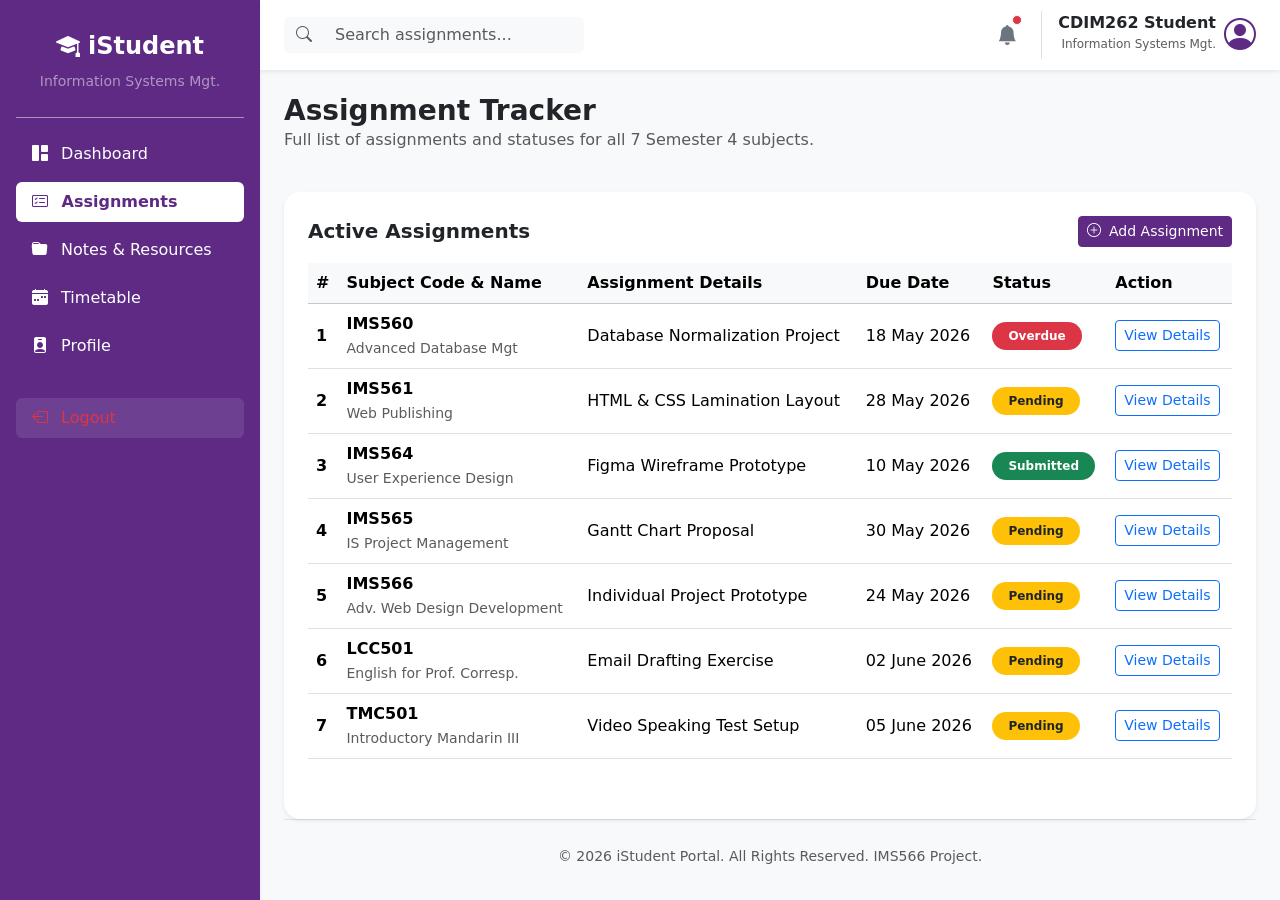
<file: assignments.html>
<!DOCTYPE html>
<html lang="en">
<head>
    <meta charset="UTF-8">
    <meta name="viewport" content="width=device-width, initial-scale=1.0">
    <title>iStudent Portal | Assignments</title>
    
    <link href="https://cdn.jsdelivr.net/npm/bootstrap@5.3.3/dist/css/bootstrap.min.css" rel="stylesheet">
    <link rel="stylesheet" href="https://cdn.jsdelivr.net/npm/bootstrap-icons@1.11.3/font/bootstrap-icons.min.css">
    
    <link rel="stylesheet" href="dashboard.css">
</head>
<body>

    <nav class="sidebar text-white p-3 position-fixed vh-100 shadow-sm">
        <div class="text-center mb-4 mt-3">
            <h4 class="fw-bold"><i class="bi bi-mortarboard-fill me-2"></i>iStudent</h4>
            <small class="text-white-50">Information Systems Mgt.</small>
        </div>
        <hr class="border-light opacity-50">
        <ul class="nav flex-column gap-2">
            <li class="nav-item">
                <a class="nav-link text-white hover-nav rounded" href="dashboard.html">
                    <i class="bi bi-grid-1x2-fill me-2"></i> Dashboard
                </a>
            </li>
            <li class="nav-item">
                <a class="nav-link active-nav rounded" href="assignments.html">
                    <i class="bi bi-card-checklist me-2"></i> Assignments
                </a>
            </li>
            <li class="nav-item">
                <a class="nav-link text-white hover-nav rounded" href="notes.html">
                    <i class="bi bi-folder-fill me-2"></i> Notes & Resources
                </a>
            </li>
            <li class="nav-item">
                <a class="nav-link text-white hover-nav rounded" href="timetable.html">
                    <i class="bi bi-calendar-week-fill me-2"></i> Timetable
                </a>
            </li>
            <li class="nav-item">
                <a class="nav-link text-white hover-nav rounded" href="profile.html">
                    <i class="bi bi-person-badge-fill me-2"></i> Profile
                </a>
            </li>
            <li class="nav-item mt-4">
                <a class="nav-link text-danger hover-nav rounded bg-white bg-opacity-10" href="index.html">
                    <i class="bi bi-box-arrow-left me-2"></i> Logout
                </a>
            </li>
        </ul>
    </nav>

    <div class="top-navbar shadow-sm d-flex align-items-center px-4 justify-content-between">
        <div class="d-none d-md-flex align-items-center" style="width: 300px;">
            <div class="input-group">
                <span class="input-group-text bg-light border-0"><i class="bi bi-search text-muted"></i></span>
                <input type="text" class="form-control bg-light border-0 shadow-none" placeholder="Search assignments...">
            </div>
        </div>
        <div class="d-flex align-items-center gap-4">
            <div class="position-relative" style="cursor: pointer;">
                <i class="bi bi-bell-fill fs-5 text-secondary"></i>
                <span class="position-absolute top-0 start-100 translate-middle p-1 bg-danger border border-light rounded-circle"></span>
            </div>
            <div class="d-flex align-items-center gap-2 border-start ps-3" style="cursor: pointer;">
                <div class="text-end d-none d-md-block">
                    <p class="mb-0 fw-bold lh-1 text-dark fs-6">CDIM262 Student</p>
                    <small class="text-muted" style="font-size: 0.75rem;">Information Systems Mgt.</small>
                </div>
                <i class="bi bi-person-circle fs-2" style="color: #5e2a84;"></i>
            </div>
        </div>
    </div>

    <div class="main-content p-4 d-flex flex-column">
        <div class="mb-4">
            <h3 class="fw-bold mb-0">Assignment Tracker</h3>
            <p class="text-muted">Full list of assignments and statuses for all 7 Semester 4 subjects.</p>
        </div>

        <div class="card border-0 shadow-sm rounded-4 flex-grow-1">
            <div class="card-body p-4">
                <div class="d-flex justify-content-between align-items-center mb-3">
                    <h5 class="fw-bold mb-0">Active Assignments</h5>
                    <button class="btn btn-primary btn-sm" style="background-color: #5e2a84; border-color: #5e2a84;">
                        <i class="bi bi-plus-circle me-1"></i> Add Assignment
                    </button>
                </div>

                <div class="table-responsive">
                    <table class="table table-hover align-middle">
                        <thead class="table-light">
                            <tr>
                                <th scope="col">#</th>
                                <th scope="col">Subject Code & Name</th>
                                <th scope="col">Assignment Details</th>
                                <th scope="col">Due Date</th>
                                <th scope="col">Status</th>
                                <th scope="col">Action</th>
                            </tr>
                        </thead>
                        <tbody>
                            <tr>
                                <th>1</th>
                                <td><span class="fw-semibold">IMS560</span><br><small class="text-muted">Advanced Database Mgt</small></td>
                                <td>Database Normalization Project</td>
                                <td>18 May 2026</td>
                                <td><span class="badge bg-danger px-3 py-2 rounded-pill">Overdue</span></td>
                                <td><button class="btn btn-sm btn-outline-primary" data-bs-toggle="modal" data-bs-target="#modalIMS560">View Details</button></td>
                            </tr>
                            <tr>
                                <th>2</th>
                                <td><span class="fw-semibold">IMS561</span><br><small class="text-muted">Web Publishing</small></td>
                                <td>HTML & CSS Lamination Layout</td>
                                <td>28 May 2026</td>
                                <td><span class="badge bg-warning text-dark px-3 py-2 rounded-pill">Pending</span></td>
                                <td><button class="btn btn-sm btn-outline-primary" data-bs-toggle="modal" data-bs-target="#modalIMS561">View Details</button></td>
                            </tr>
                            <tr>
                                <th>3</th>
                                <td><span class="fw-semibold">IMS564</span><br><small class="text-muted">User Experience Design</small></td>
                                <td>Figma Wireframe Prototype</td>
                                <td>10 May 2026</td>
                                <td><span class="badge bg-success px-3 py-2 rounded-pill">Submitted</span></td>
                                <td><button class="btn btn-sm btn-outline-primary" data-bs-toggle="modal" data-bs-target="#modalIMS564">View Details</button></td>
                            </tr>
                            <tr>
                                <th>4</th>
                                <td><span class="fw-semibold">IMS565</span><br><small class="text-muted">IS Project Management</small></td>
                                <td>Gantt Chart Proposal</td>
                                <td>30 May 2026</td>
                                <td><span class="badge bg-warning text-dark px-3 py-2 rounded-pill">Pending</span></td>
                                <td><button class="btn btn-sm btn-outline-primary" data-bs-toggle="modal" data-bs-target="#modalIMS565">View Details</button></td>
                            </tr>
                            <tr>
                                <th>5</th>
                                <td><span class="fw-semibold">IMS566</span><br><small class="text-muted">Adv. Web Design Development</small></td>
                                <td>Individual Project Prototype</td>
                                <td>24 May 2026</td>
                                <td><span class="badge bg-warning text-dark px-3 py-2 rounded-pill">Pending</span></td>
                                <td><button class="btn btn-sm btn-outline-primary" data-bs-toggle="modal" data-bs-target="#modalIMS566">View Details</button></td>
                            </tr>
                            <tr>
                                <th>6</th>
                                <td><span class="fw-semibold">LCC501</span><br><small class="text-muted">English for Prof. Corresp.</small></td>
                                <td>Email Drafting Exercise</td>
                                <td>02 June 2026</td>
                                <td><span class="badge bg-warning text-dark px-3 py-2 rounded-pill">Pending</span></td>
                                <td><button class="btn btn-sm btn-outline-primary" data-bs-toggle="modal" data-bs-target="#modalLCC501">View Details</button></td>
                            </tr>
                            <tr>
                                <th>7</th>
                                <td><span class="fw-semibold">TMC501</span><br><small class="text-muted">Introductory Mandarin III</small></td>
                                <td>Video Speaking Test Setup</td>
                                <td>05 June 2026</td>
                                <td><span class="badge bg-warning text-dark px-3 py-2 rounded-pill">Pending</span></td>
                                <td><button class="btn btn-sm btn-outline-primary" data-bs-toggle="modal" data-bs-target="#modalTMC501">View Details</button></td>
                            </tr>
                        </tbody>
                    </table>
                </div>

            </div>
        </div>

        <footer class="mt-auto pt-4 pb-2 border-top text-center text-muted">
            <small>&copy; 2026 iStudent Portal. All Rights Reserved. IMS566 Project.</small>
        </footer>
    </div>

    <div class="modal fade" id="modalIMS560" tabindex="-1" aria-hidden="true">
        <div class="modal-dialog modal-dialog-centered">
            <div class="modal-content rounded-4 border-0 shadow">
                <div class="modal-header border-bottom-0 pb-0">
                    <h5 class="modal-title fw-bold">Subject Details</h5>
                    <button type="button" class="btn-close" data-bs-dismiss="modal" aria-label="Close"></button>
                </div>
                <div class="modal-body">
                    <div class="p-3 bg-light rounded-3 mb-3">
                        <h4 class="fw-bold text-danger mb-0">IMS560</h4>
                        <p class="text-muted mb-0">Advanced Database Management System</p>
                    </div>
                    <p><strong>Assignment:</strong> Prepare data normalization (1NF to 3NF) based on a list of physical business receipts.</p>
                    <p class="mb-0 text-danger fw-bold"><i class="bi bi-exclamation-triangle-fill me-1"></i> Assignment deadline has passed!</p>
                </div>
                <div class="modal-footer border-top-0 pt-0">
                    <button type="button" class="btn btn-secondary" data-bs-dismiss="modal">Close</button>
                </div>
            </div>
        </div>
    </div>

    <div class="modal fade" id="modalIMS561" tabindex="-1" aria-hidden="true">
        <div class="modal-dialog modal-dialog-centered">
            <div class="modal-content rounded-4 border-0 shadow">
                <div class="modal-header border-bottom-0 pb-0">
                    <h5 class="modal-title fw-bold">Subject Details</h5>
                    <button type="button" class="btn-close" data-bs-dismiss="modal" aria-label="Close"></button>
                </div>
                <div class="modal-body">
                    <div class="p-3 bg-light rounded-3 mb-3">
                        <h4 class="fw-bold text-primary mb-0" style="color: #5e2a84 !important;">IMS561</h4>
                        <p class="text-muted mb-0">Web Publishing</p>
                    </div>
                    <p><strong>Assignment:</strong> Study the standards and policies of modern web content publishing and multimedia accessibility.</p>
                    <p><strong>Weightage:</strong> 15% of the total marks.</p>
                </div>
                <div class="modal-footer border-top-0 pt-0">
                    <button type="button" class="btn btn-secondary" data-bs-dismiss="modal">Close</button>
                    <button type="button" class="btn text-white" style="background-color: #5e2a84;">Submit Code</button>
                </div>
            </div>
        </div>
    </div>

    <div class="modal fade" id="modalIMS564" tabindex="-1" aria-hidden="true">
        <div class="modal-dialog modal-dialog-centered">
            <div class="modal-content rounded-4 border-0 shadow">
                <div class="modal-header border-bottom-0 pb-0">
                    <h5 class="modal-title fw-bold">Subject Details</h5>
                    <button type="button" class="btn-close" data-bs-dismiss="modal" aria-label="Close"></button>
                </div>
                <div class="modal-body">
                    <div class="p-3 bg-light rounded-3 mb-3">
                        <h4 class="fw-bold text-success mb-0">IMS564</h4>
                        <p class="text-muted mb-0">User Experience Design</p>
                    </div>
                    <p><strong>Assignment:</strong> Design a mobile application information wireframe using Figma software.</p>
                    <p class="text-success fw-bold"><i class="bi bi-check-circle-fill me-1"></i> Successfully submitted and ready for review.</p>
                </div>
                <div class="modal-footer border-top-0 pt-0">
                    <button type="button" class="btn btn-secondary" data-bs-dismiss="modal">Close</button>
                </div>
            </div>
        </div>
    </div>

    <div class="modal fade" id="modalIMS565" tabindex="-1" aria-hidden="true">
        <div class="modal-dialog modal-dialog-centered">
            <div class="modal-content rounded-4 border-0 shadow">
                <div class="modal-header border-bottom-0 pb-0">
                    <h5 class="modal-title fw-bold">Subject Details</h5>
                    <button type="button" class="btn-close" data-bs-dismiss="modal" aria-label="Close"></button>
                </div>
                <div class="modal-body">
                    <div class="p-3 bg-light rounded-3 mb-3">
                        <h4 class="fw-bold text-primary mb-0" style="color: #5e2a84 !important;">IMS565</h4>
                        <p class="text-muted mb-0">Information System Project Management</p>
                    </div>
                    <p><strong>Assignment:</strong> Prepare a complete information system project planning document along with a Gantt Chart timeline.</p>
                    <p><strong>Format:</strong> Group PDF report.</p>
                </div>
                <div class="modal-footer border-top-0 pt-0">
                    <button type="button" class="btn btn-secondary" data-bs-dismiss="modal">Close</button>
                </div>
            </div>
        </div>
    </div>

    <div class="modal fade" id="modalIMS566" tabindex="-1" aria-hidden="true">
        <div class="modal-dialog modal-dialog-centered">
            <div class="modal-content rounded-4 border-0 shadow">
                <div class="modal-header border-bottom-0 pb-0">
                    <h5 class="modal-title fw-bold">Subject Details</h5>
                    <button type="button" class="btn-close" data-bs-dismiss="modal" aria-label="Close"></button>
                </div>
                <div class="modal-body">
                    <div class="p-3 bg-light rounded-3 mb-3">
                        <h4 class="fw-bold text-primary mb-0" style="color: #5e2a84 !important;">IMS566</h4>
                        <p class="text-muted mb-0">Advanced Web Design Development & Content Management</p>
                    </div>
                    <p><strong>Individual Assignment:</strong> Build a mobile-friendly iStudent portal page structure using Bootstrap 5 design elements.</p>
                    <p><strong>Weightage:</strong> 20% Core Marks.</p>
                </div>
                <div class="modal-footer border-top-0 pt-0">
                    <button type="button" class="btn btn-secondary" data-bs-dismiss="modal">Close</button>
                    <button type="button" class="btn text-white" style="background-color: #5e2a84;">Upload Project</button>
                </div>
            </div>
        </div>
    </div>

    <div class="modal fade" id="modalLCC501" tabindex="-1" aria-hidden="true">
        <div class="modal-dialog modal-dialog-centered">
            <div class="modal-content rounded-4 border-0 shadow">
                <div class="modal-header border-bottom-0 pb-0">
                    <h5 class="modal-title fw-bold">Subject Details</h5>
                    <button type="button" class="btn-close" data-bs-dismiss="modal" aria-label="Close"></button>
                </div>
                <div class="modal-body">
                    <div class="p-3 bg-light rounded-3 mb-3">
                        <h4 class="fw-bold text-dark mb-0">LCC501</h4>
                        <p class="text-muted mb-0">English for Professional Correspondence</p>
                    </div>
                    <p><strong>Assignment:</strong> Write a formal email draft to management requesting an interview regarding the department's IT project.</p>
                    <p><strong>Criteria Focus:</strong> Grammar, business format, and corporate writing style.</p>
                </div>
                <div class="modal-footer border-top-0 pt-0">
                    <button type="button" class="btn btn-secondary" data-bs-dismiss="modal">Close</button>
                </div>
            </div>
        </div>
    </div>

    <div class="modal fade" id="modalTMC501" tabindex="-1" aria-hidden="true">
        <div class="modal-dialog modal-dialog-centered">
            <div class="modal-content rounded-4 border-0 shadow">
                <div class="modal-header border-bottom-0 pb-0">
                    <h5 class="modal-title fw-bold">Subject Details</h5>
                    <button type="button" class="btn-close" data-bs-dismiss="modal" aria-label="Close"></button>
                </div>
                <div class="modal-body">
                    <div class="p-3 bg-light rounded-3 mb-3">
                        <h4 class="fw-bold text-info mb-0" style="color: #0dcaf0 !important;">TMC501</h4>
                        <p class="text-muted mb-0">Introductory Mandarin (Level III)</p>
                    </div>
                    <p><strong>Assignment:</strong> Group roleplay simulation recording session themed around daily university service counter operations.</p>
                    <p><strong>Requirement:</strong> Accurate Pinyin and correct pronunciation intonation.</p>
                </div>
                <div class="modal-footer border-top-0 pt-0">
                    <button type="button" class="btn btn-secondary" data-bs-dismiss="modal">Close</button>
                </div>
            </div>
        </div>
    </div>

    <script src="https://cdn.jsdelivr.net/npm/bootstrap@5.3.3/dist/js/bootstrap.bundle.min.js"></script>
</body>
</html>
</file>
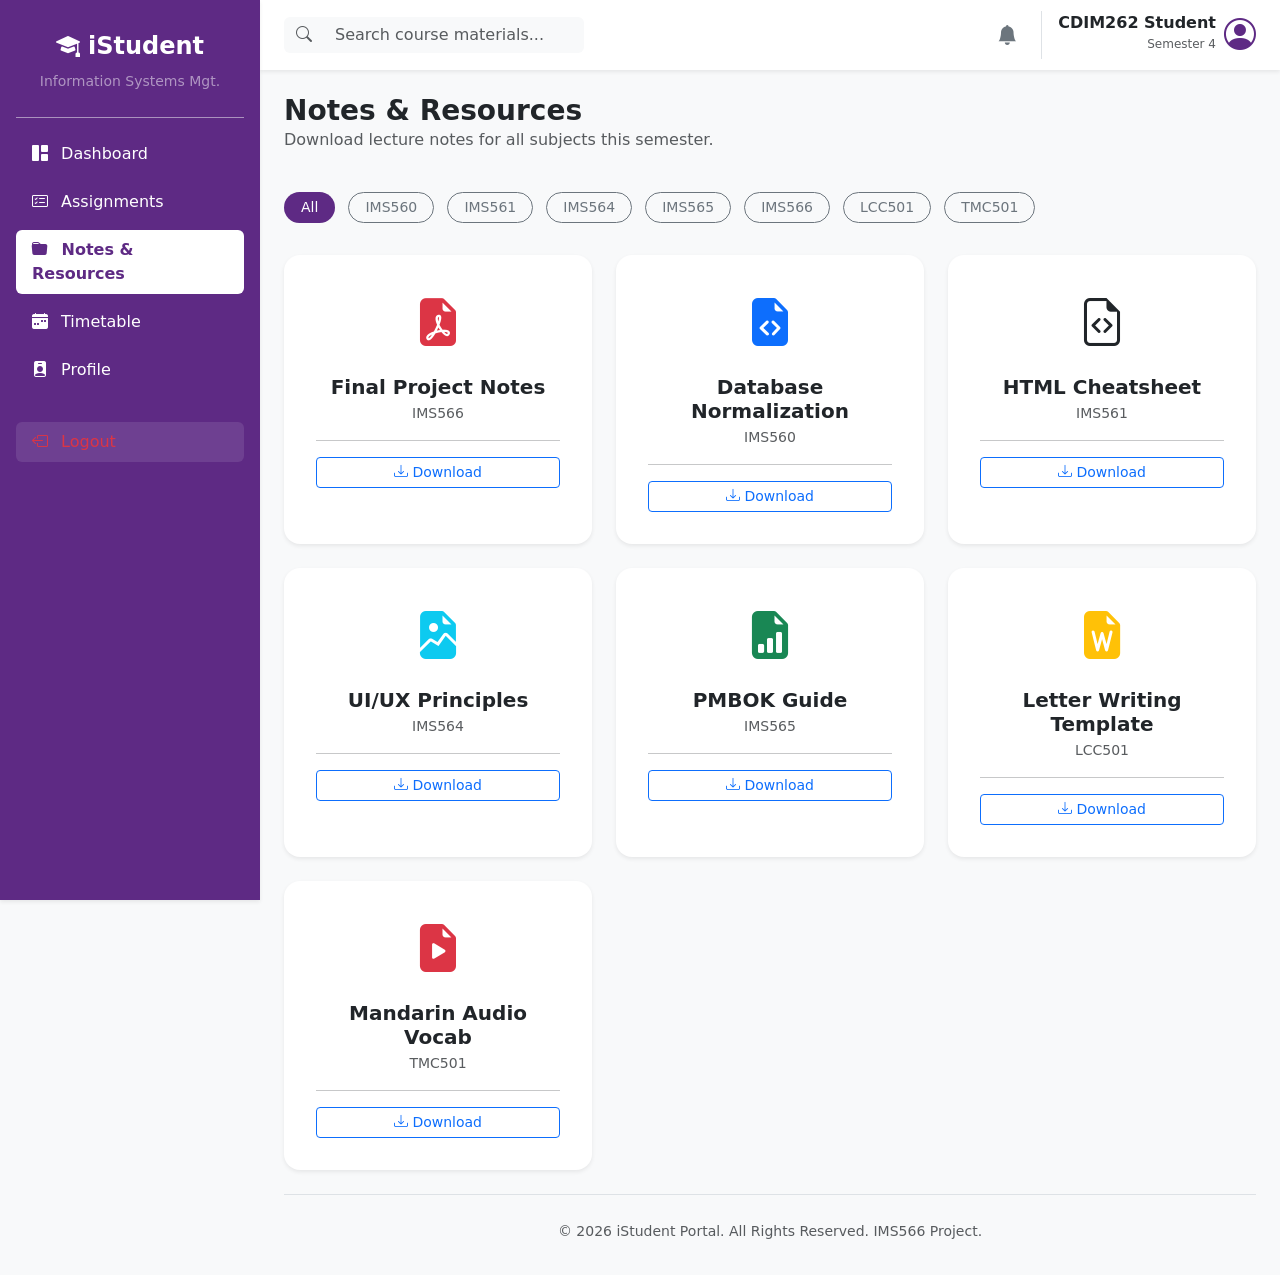
<file: notes.html>
<!DOCTYPE html>
<html lang="en">
<head>
    <meta charset="UTF-8">
    <meta name="viewport" content="width=device-width, initial-scale=1.0">
    <title>iStudent Portal | Notes & Resources</title>
    
    <link href="https://cdn.jsdelivr.net/npm/bootstrap@5.3.3/dist/css/bootstrap.min.css" rel="stylesheet">
    <link rel="stylesheet" href="https://cdn.jsdelivr.net/npm/bootstrap-icons@1.11.3/font/bootstrap-icons.min.css">
    
    <link rel="stylesheet" href="dashboard.css">
</head>
<body>

    <nav class="sidebar text-white p-3 position-fixed vh-100 shadow-sm">
        <div class="text-center mb-4 mt-3">
            <h4 class="fw-bold"><i class="bi bi-mortarboard-fill me-2"></i>iStudent</h4>
            <small class="text-white-50">Information Systems Mgt.</small>
        </div>
        <hr class="border-light opacity-50">
        <ul class="nav flex-column gap-2">
            <li class="nav-item"><a class="nav-link text-white hover-nav rounded" href="dashboard.html"><i class="bi bi-grid-1x2-fill me-2"></i> Dashboard</a></li>
            <li class="nav-item"><a class="nav-link text-white hover-nav rounded" href="assignments.html"><i class="bi bi-card-checklist me-2"></i> Assignments</a></li>
            <li class="nav-item"><a class="nav-link active-nav rounded" href="notes.html"><i class="bi bi-folder-fill me-2"></i> Notes & Resources</a></li>
            <li class="nav-item"><a class="nav-link text-white hover-nav rounded" href="timetable.html"><i class="bi bi-calendar-week-fill me-2"></i> Timetable</a></li>
            <li class="nav-item"><a class="nav-link text-white hover-nav rounded" href="profile.html"><i class="bi bi-person-badge-fill me-2"></i> Profile</a></li>
            <li class="nav-item mt-4"><a class="nav-link text-danger hover-nav rounded bg-white bg-opacity-10" href="index.html"><i class="bi bi-box-arrow-left me-2"></i> Logout</a></li>
        </ul>
    </nav>

    <div class="top-navbar shadow-sm d-flex align-items-center px-4 justify-content-between">
        <div class="d-none d-md-flex align-items-center" style="width: 300px;">
            <div class="input-group">
                <span class="input-group-text bg-light border-0"><i class="bi bi-search text-muted"></i></span>
                <input type="text" class="form-control bg-light border-0 shadow-none" placeholder="Search course materials...">
            </div>
        </div>
        <div class="d-flex align-items-center gap-4">
            <div class="position-relative" style="cursor: pointer;"><i class="bi bi-bell-fill fs-5 text-secondary"></i></div>
            <div class="d-flex align-items-center gap-2 border-start ps-3" style="cursor: pointer;">
                <div class="text-end d-none d-md-block">
                    <p class="mb-0 fw-bold lh-1 text-dark fs-6">CDIM262 Student</p>
                    <small class="text-muted" style="font-size: 0.75rem;">Semester 4</small>
                </div>
                <i class="bi bi-person-circle fs-2" style="color: #5e2a84;"></i>
            </div>
        </div>
    </div>

    <div class="main-content p-4 d-flex flex-column">
        <div class="mb-4">
            <h3 class="fw-bold mb-0">Notes & Resources</h3>
            <p class="text-muted">Download lecture notes for all subjects this semester.</p>
        </div>

        <div class="mb-4">
            <button class="btn btn-sm text-white px-3 me-2 mb-2 filter-btn" data-filter="all" style="background-color: #5e2a84; border-radius: 20px;">All</button>
            <button class="btn btn-sm btn-outline-secondary px-3 me-2 mb-2 filter-btn" data-filter="IMS560" style="border-radius: 20px;">IMS560</button>
            <button class="btn btn-sm btn-outline-secondary px-3 me-2 mb-2 filter-btn" data-filter="IMS561" style="border-radius: 20px;">IMS561</button>
            <button class="btn btn-sm btn-outline-secondary px-3 me-2 mb-2 filter-btn" data-filter="IMS564" style="border-radius: 20px;">IMS564</button>
            <button class="btn btn-sm btn-outline-secondary px-3 me-2 mb-2 filter-btn" data-filter="IMS565" style="border-radius: 20px;">IMS565</button>
            <button class="btn btn-sm btn-outline-secondary px-3 me-2 mb-2 filter-btn" data-filter="IMS566" style="border-radius: 20px;">IMS566</button>
            <button class="btn btn-sm btn-outline-secondary px-3 me-2 mb-2 filter-btn" data-filter="LCC501" style="border-radius: 20px;">LCC501</button>
            <button class="btn btn-sm btn-outline-secondary px-3 mb-2 filter-btn" data-filter="TMC501" style="border-radius: 20px;">TMC501</button>
        </div>

        <div class="row row-cols-1 row-cols-md-2 row-cols-lg-3 g-4 flex-grow-1" id="notesGrid">
            
            <div class="col note-card" data-subject="IMS566">
                <div class="card h-100 border-0 shadow-sm rounded-4 text-center p-3">
                    <div class="card-body">
                        <i class="bi bi-file-earmark-pdf-fill text-danger" style="font-size: 3rem;"></i>
                        <h5 class="fw-bold mt-3 mb-1">Final Project Notes</h5>
                        <p class="text-muted small">IMS566</p>
                        <hr>
                        <button class="btn btn-sm btn-outline-primary w-100"><i class="bi bi-download"></i> Download</button>
                    </div>
                </div>
            </div>

            <div class="col window note-card" data-subject="IMS560">
                <div class="card h-100 border-0 shadow-sm rounded-4 text-center p-3">
                    <div class="card-body">
                        <i class="bi bi-file-earmark-code-fill text-primary" style="font-size: 3rem;"></i>
                        <h5 class="fw-bold mt-3 mb-1">Database Normalization</h5>
                        <p class="text-muted small">IMS560</p>
                        <hr>
                        <button class="btn btn-sm btn-outline-primary w-100"><i class="bi bi-download"></i> Download</button>
                    </div>
                </div>
            </div>

            <div class="col note-card" data-subject="IMS561">
                <div class="card h-100 border-0 shadow-sm rounded-4 text-center p-3">
                    <div class="card-body">
                        <i class="bi bi-file-earmark-code text-dark" style="font-size: 3rem;"></i>
                        <h5 class="fw-bold mt-3 mb-1">HTML Cheatsheet</h5>
                        <p class="text-muted small">IMS561</p>
                        <hr>
                        <button class="btn btn-sm btn-outline-primary w-100"><i class="bi bi-download"></i> Download</button>
                    </div>
                </div>
            </div>

            <div class="col note-card" data-subject="IMS564">
                <div class="card h-100 border-0 shadow-sm rounded-4 text-center p-3">
                    <div class="card-body">
                        <i class="bi bi-file-earmark-image-fill text-info" style="font-size: 3rem;"></i>
                        <h5 class="fw-bold mt-3 mb-1">UI/UX Principles</h5>
                        <p class="text-muted small">IMS564</p>
                        <hr>
                        <button class="btn btn-sm btn-outline-primary w-100"><i class="bi bi-download"></i> Download</button>
                    </div>
                </div>
            </div>

            <div class="col note-card" data-subject="IMS565">
                <div class="card h-100 border-0 shadow-sm rounded-4 text-center p-3">
                    <div class="card-body">
                        <i class="bi bi-file-earmark-bar-graph-fill text-success" style="font-size: 3rem;"></i>
                        <h5 class="fw-bold mt-3 mb-1">PMBOK Guide</h5>
                        <p class="text-muted small">IMS565</p>
                        <hr>
                        <button class="btn btn-sm btn-outline-primary w-100"><i class="bi bi-download"></i> Download</button>
                    </div>
                </div>
            </div>

            <div class="col note-card" data-subject="LCC501">
                <div class="card h-100 border-0 shadow-sm rounded-4 text-center p-3">
                    <div class="card-body">
                        <i class="bi bi-file-earmark-word-fill text-warning" style="font-size: 3rem;"></i>
                        <h5 class="fw-bold mt-3 mb-1">Letter Writing Template</h5>
                        <p class="text-muted small">LCC501</p>
                        <hr>
                        <button class="btn btn-sm btn-outline-primary w-100"><i class="bi bi-download"></i> Download</button>
                    </div>
                </div>
            </div>

            <div class="col note-card" data-subject="TMC501">
                <div class="card h-100 border-0 shadow-sm rounded-4 text-center p-3">
                    <div class="card-body">
                        <i class="bi bi-file-earmark-play-fill text-danger" style="font-size: 3rem;"></i>
                        <h5 class="fw-bold mt-3 mb-1">Mandarin Audio Vocab</h5>
                        <p class="text-muted small">TMC501</p>
                        <hr>
                        <button class="btn btn-sm btn-outline-primary w-100"><i class="bi bi-download"></i> Download</button>
                    </div>
                </div>
            </div>

        </div>

        <footer class="mt-4 pt-4 pb-2 border-top text-center text-muted">
            <small>&copy; 2026 iStudent Portal. All Rights Reserved. IMS566 Project.</small>
        </footer>

    </div>
    
    <script src="https://cdn.jsdelivr.net/npm/bootstrap@5.3.3/dist/js/bootstrap.bundle.min.js"></script>

    <script>
        document.addEventListener("DOMContentLoaded", function() {
            const filterButtons = document.querySelectorAll('.filter-btn');
            const noteCards = document.querySelectorAll('.note-card');

            filterButtons.forEach(button => {
                button.addEventListener('click', function() {
                    // Reset all buttons to outline grey
                    filterButtons.forEach(btn => {
                        btn.classList.remove('text-white');
                        btn.classList.add('btn-outline-secondary');
                        btn.style.backgroundColor = '';
                    });

                    // Set the clicked button to active UiTM purple
                    this.classList.remove('btn-outline-secondary');
                    this.classList.add('text-white');
                    this.style.backgroundColor = '#5e2a84';

                    const selectedSubject = this.getAttribute('data-filter');

                    // Hide or show cards based on the selected subject
                    noteCards.forEach(card => {
                        if (selectedSubject === 'all' || card.getAttribute('data-subject') === selectedSubject) {
                            card.style.display = 'block';
                        } else {
                            card.style.display = 'none';
                        }
                    });
                });
            });
        });
    </script>
</body>
</html>
</file>
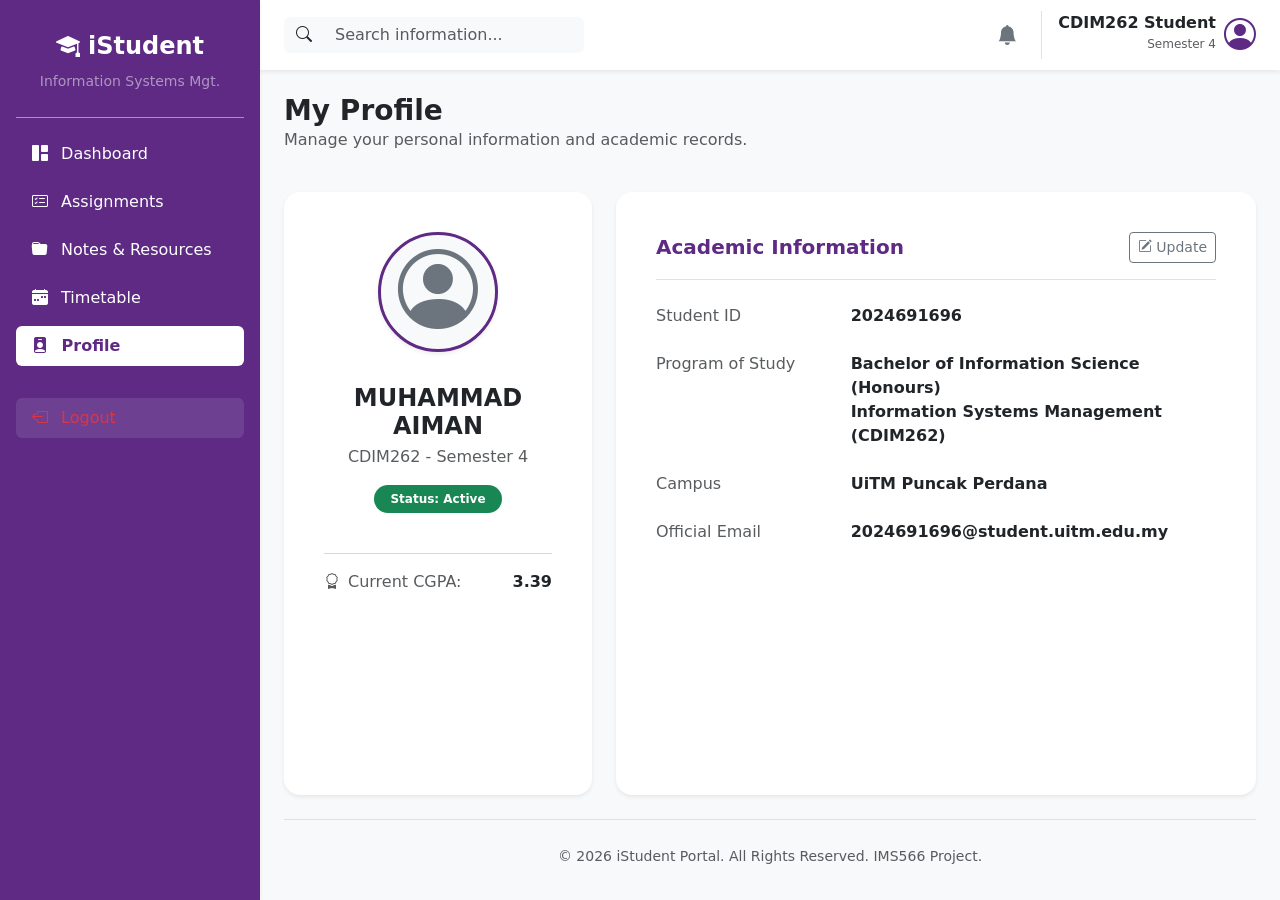
<file: profile.html>
<!DOCTYPE html>
<html lang="en">
<head>
    <meta charset="UTF-8">
    <meta name="viewport" content="width=device-width, initial-scale=1.0">
    <title>iStudent Portal | Student Profile</title>
    
    <link href="https://cdn.jsdelivr.net/npm/bootstrap@5.3.3/dist/css/bootstrap.min.css" rel="stylesheet">
    <link rel="stylesheet" href="https://cdn.jsdelivr.net/npm/bootstrap-icons@1.11.3/font/bootstrap-icons.min.css">
    
    <link rel="stylesheet" href="dashboard.css">
</head>

<body>

    <nav class="sidebar text-white p-3 position-fixed vh-100 shadow-sm">
        <div class="text-center mb-4 mt-3">
            <h4 class="fw-bold"><i class="bi bi-mortarboard-fill me-2"></i>iStudent</h4>
            <small class="text-white-50">Information Systems Mgt.</small>
        </div>
        <hr class="border-light opacity-50">
        
        <ul class="nav flex-column gap-2">
            <li class="nav-item">
                <a class="nav-link text-white hover-nav rounded" href="dashboard.html">
                    <i class="bi bi-grid-1x2-fill me-2"></i> Dashboard
                </a>
            </li>
            <li class="nav-item">
                <a class="nav-link text-white hover-nav rounded" href="assignments.html">
                    <i class="bi bi-card-checklist me-2"></i> Assignments
                </a>
            </li>
            <li class="nav-item">
                <a class="nav-link text-white hover-nav rounded" href="notes.html">
                    <i class="bi bi-folder-fill me-2"></i> Notes & Resources
                </a>
            </li>
            <li class="nav-item">
                <a class="nav-link text-white hover-nav rounded" href="timetable.html">
                    <i class="bi bi-calendar-week-fill me-2"></i> Timetable
                </a>
            </li>
            <li class="nav-item">
                <a class="nav-link active-nav rounded" href="profile.html">
                    <i class="bi bi-person-badge-fill me-2"></i> Profile
                </a>
            </li>
            <li class="nav-item mt-4">
                <a class="nav-link text-danger hover-nav rounded bg-white bg-opacity-10" href="index.html">
                    <i class="bi bi-box-arrow-left me-2"></i> Logout
                </a>
            </li>
        </ul>
    </nav>

    <div class="top-navbar shadow-sm d-flex align-items-center px-4 justify-content-between">
        <div class="d-none d-md-flex align-items-center" style="width: 300px;">
            <div class="input-group">
                <span class="input-group-text bg-light border-0"><i class="bi bi-search"></i></span>
                <input type="text" class="form-control bg-light border-0 shadow-none" placeholder="Search information...">
            </div>
        </div>
        <div class="d-flex align-items-center gap-4">
            <div class="position-relative" style="cursor: pointer;">
                <i class="bi bi-bell-fill fs-5 text-secondary"></i>
            </div>
            <div class="d-flex align-items-center gap-2 border-start ps-3" style="cursor: pointer;">
                <div class="text-end d-none d-md-block">
                    <p class="mb-0 fw-bold lh-1 text-dark fs-6">CDIM262 Student</p>
                    <small class="text-muted" style="font-size: 0.75rem;">Semester 4</small>
                </div>
                <i class="bi bi-person-circle fs-2" style="color: #5e2a84;"></i>
            </div>
        </div>
    </div>

    <div class="main-content p-4 d-flex flex-column">
        
        <div class="mb-4">
            <h3 class="fw-bold mb-0">My Profile</h3>
            <p class="text-muted">Manage your personal information and academic records.</p>
        </div>

        <div class="row g-4 flex-grow-1">
            
            <div class="col-lg-4">
                <div class="card border-0 shadow-sm rounded-4 h-100 text-center p-4">
                    <div class="card-body">
                        <div class="d-inline-flex align-items-center justify-content-center rounded-circle shadow-sm mb-3" style="width: 120px; height: 120px; border: 3px solid #5e2a84; background-color: #f8f9fa;">
                            <i class="bi bi-person-circle text-secondary" style="font-size: 5rem;"></i>
                        </div>
                        <h4 class="fw-bold mt-3 mb-1">MUHAMMAD AIMAN </h4>
                        <p class="text-muted mb-3">CDIM262 - Semester 4</p>
                        <span class="badge bg-success px-3 py-2 rounded-pill mb-4">Status: Active</span>
                        
                        <hr class="text-muted">
                        
                        <div class="d-flex justify-content-between text-start mt-3">
                            <span class="text-muted"><i class="bi bi-award me-2"></i>Current CGPA:</span>
                            <span class="fw-bold text-dark">3.39</span>
                        </div>
                    </div>
                </div>
            </div>

            <div class="col-lg-8">
                <div class="card border-0 shadow-sm rounded-4 h-100 p-4">
                    <div class="card-body">
                        
                        <div class="d-flex justify-content-between align-items-center border-bottom pb-3 mb-4">
                            <h5 class="fw-bold mb-0 text-primary" style="color: #5e2a84 !important;">Academic Information</h5>
                            <button class="btn btn-sm btn-outline-secondary"><i class="bi bi-pencil-square me-1"></i>Update</button>
                        </div>

                        <div class="row mb-4">
                            <div class="col-md-4 text-muted">Student ID</div>
                            <div class="col-md-8 fw-semibold">2024691696</div>
                        </div>
                        
                        <div class="row mb-4">
                            <div class="col-md-4 text-muted">Program of Study</div>
                            <div class="col-md-8 fw-semibold">Bachelor of Information Science (Honours)<br>Information Systems Management (CDIM262)</div>
                        </div>

                        <div class="row mb-4">
                            <div class="col-md-4 text-muted">Campus</div>
                            <div class="col-md-8 fw-semibold">UiTM Puncak Perdana</div>
                        </div>

                        <div class="row mb-4">
                            <div class="col-md-4 text-muted">Official Email</div>
                            <div class="col-md-8 fw-semibold">2024691696@student.uitm.edu.my</div>
                        </div>

                    </div>
                </div>
            </div>

        </div>

        <footer class="mt-4 pt-4 pb-2 border-top text-center text-muted">
            <small>&copy; 2026 iStudent Portal. All Rights Reserved. IMS566 Project.</small>
        </footer>

    </div>
    
    <script src="https://cdn.jsdelivr.net/npm/bootstrap@5.3.3/dist/js/bootstrap.bundle.min.js"></script>
</body>
</html>
</file>
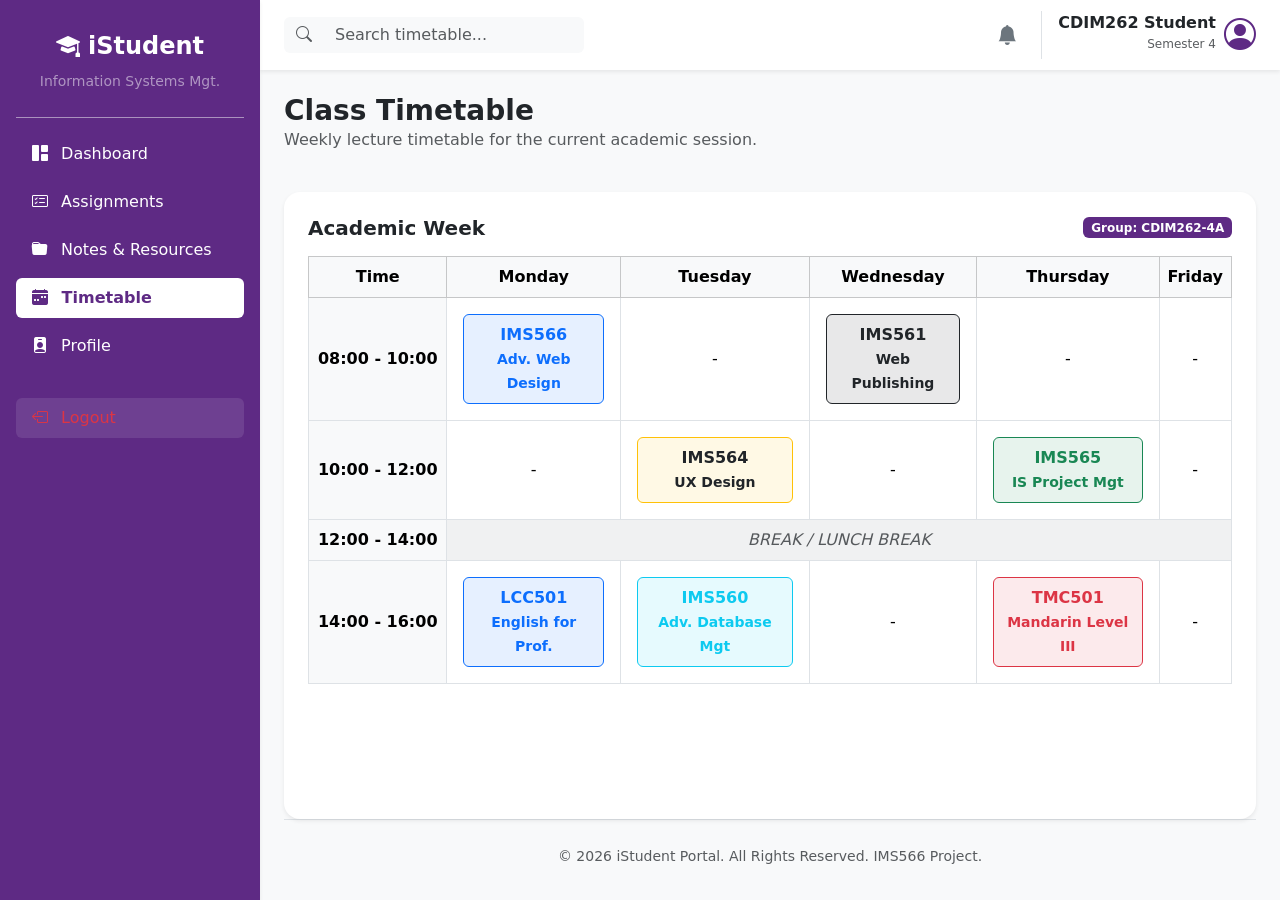
<file: timetable.html>
<!DOCTYPE html>
<html lang="en">
<head>
    <meta charset="UTF-8">
    <meta name="viewport" content="width=device-width, initial-scale=1.0">
    <title>iStudent Portal | Timetable</title>
    <link href="https://cdn.jsdelivr.net/npm/bootstrap@5.3.3/dist/css/bootstrap.min.css" rel="stylesheet">
    <link rel="stylesheet" href="https://cdn.jsdelivr.net/npm/bootstrap-icons@1.11.3/font/bootstrap-icons.min.css">
    <link rel="stylesheet" href="dashboard.css">
</head>
<body>
    <nav class="sidebar text-white p-3 position-fixed vh-100 shadow-sm">
        <div class="text-center mb-4 mt-3">
            <h4 class="fw-bold"><i class="bi bi-mortarboard-fill me-2"></i>iStudent</h4>
            <small class="text-white-50">Information Systems Mgt.</small>
        </div>
        <hr class="border-light opacity-50">
        <ul class="nav flex-column gap-2">
            <li class="nav-item"><a class="nav-link text-white hover-nav rounded" href="dashboard.html"><i class="bi bi-grid-1x2-fill me-2"></i> Dashboard</a></li>
            <li class="nav-item"><a class="nav-link text-white hover-nav rounded" href="assignments.html"><i class="bi bi-card-checklist me-2"></i> Assignments</a></li>
            <li class="nav-item"><a class="nav-link text-white hover-nav rounded" href="notes.html"><i class="bi bi-folder-fill me-2"></i> Notes & Resources</a></li>
            <li class="nav-item"><a class="nav-link active-nav rounded" href="timetable.html"><i class="bi bi-calendar-week-fill me-2"></i> Timetable</a></li>
            <li class="nav-item"><a class="nav-link text-white hover-nav rounded" href="profile.html"><i class="bi bi-person-badge-fill me-2"></i> Profile</a></li>
            <li class="nav-item mt-4"><a class="nav-link text-danger hover-nav rounded bg-white bg-opacity-10" href="index.html"><i class="bi bi-box-arrow-left me-2"></i> Logout</a></li>
        </ul>
    </nav>

    <div class="top-navbar shadow-sm d-flex align-items-center px-4 justify-content-between">
        <div class="d-none d-md-flex align-items-center" style="width: 300px;">
            <div class="input-group">
                <span class="input-group-text bg-light border-0"><i class="bi bi-search text-muted"></i></span>
                <input type="text" class="form-control bg-light border-0 shadow-none" placeholder="Search timetable...">
            </div>
        </div>
        <div class="d-flex align-items-center gap-4">
            <div class="position-relative" style="cursor: pointer;"><i class="bi bi-bell-fill fs-5 text-secondary"></i></div>
            <div class="d-flex align-items-center gap-2 border-start ps-3" style="cursor: pointer;">
                <div class="text-end d-none d-md-block">
                    <p class="mb-0 fw-bold lh-1 text-dark fs-6">CDIM262 Student</p>
                    <small class="text-muted" style="font-size: 0.75rem;">Semester 4</small>
                </div>
                <i class="bi bi-person-circle fs-2" style="color: #5e2a84;"></i>
            </div>
        </div>
    </div>

    <div class="main-content p-4 d-flex flex-column">
        <div class="mb-4">
            <h3 class="fw-bold mb-0">Class Timetable</h3>
            <p class="text-muted">Weekly lecture timetable for the current academic session.</p>
        </div>

        <div class="card border-0 shadow-sm rounded-4 flex-grow-1">
            <div class="card-body p-4">
                <div class="d-flex justify-content-between align-items-center mb-3">
                    <h5 class="fw-bold mb-0">Academic Week</h5>
                    <span class="badge" style="background-color: #5e2a84;">Group: CDIM262-4A</span>
                </div>

                <div class="table-responsive">
                    <table class="table table-bordered text-center align-middle" style="min-width: 800px;">
                        <thead class="table-light">
                            <tr>
                                <th style="width: 15%;">Time</th>
                                <th>Monday</th>
                                <th>Tuesday</th>
                                <th>Wednesday</th>
                                <th>Thursday</th>
                                <th>Friday</th>
                            </tr>
                        </thead>
                        <tbody>
                            <tr>
                                <td class="fw-bold bg-light">08:00 - 10:00</td>
                                <td class="p-3">
                                    <div class="bg-primary bg-opacity-10 text-primary border border-primary rounded p-2 fw-semibold">
                                        IMS566<br><small>Adv. Web Design</small>
                                    </div>
                                </td>
                                <td>-</td>
                                <td class="p-3">
                                    <div class="bg-dark bg-opacity-10 text-dark border border-dark rounded p-2 fw-semibold">
                                        IMS561<br><small>Web Publishing</small>
                                    </div>
                                </td>
                                <td>-</td>
                                <td>-</td>
                            </tr>
                            <tr>
                                <td class="fw-bold bg-light">10:00 - 12:00</td>
                                <td>-</td>
                                <td class="p-3">
                                    <div class="bg-warning bg-opacity-10 text-dark border border-warning rounded p-2 fw-semibold">
                                        IMS564<br><small>UX Design</small>
                                    </div>
                                </td>
                                <td>-</td>
                                <td class="p-3">
                                    <div class="bg-success bg-opacity-10 text-success border border-success rounded p-2 fw-semibold">
                                        IMS565<br><small>IS Project Mgt</small>
                                    </div>
                                </td>
                                <td>-</td>
                            </tr>
                            <tr>
                                <td class="fw-bold bg-light">12:00 - 14:00</td>
                                <td colspan="5" class="bg-secondary bg-opacity-10 text-muted fst-italic">BREAK / LUNCH BREAK</td>
                            </tr>
                            <tr>
                                <td class="fw-bold bg-light">14:00 - 16:00</td>
                                <td class="p-3">
                                    <div class="bg-primary bg-opacity-10 text-primary border border-primary rounded p-2 fw-semibold">
                                        LCC501<br><small>English for Prof.</small>
                                    </div>
                                </td>
                                <td class="p-3">
                                    <div class="bg-info bg-opacity-10 text-info border border-info rounded p-2 fw-semibold">
                                        IMS560<br><small>Adv. Database Mgt</small>
                                    </div>
                                </td>
                                <td>-</td>
                                <td class="p-3">
                                    <div class="bg-danger bg-opacity-10 text-danger border border-danger rounded p-2 fw-semibold">
                                        TMC501<br><small>Mandarin Level III</small>
                                    </div>
                                </td>
                                <td>-</td>
                            </tr>
                        </tbody>
                    </table>
                </div>
            </div>
        </div>
        <footer class="mt-auto pt-4 pb-2 border-top text-center text-muted">
            <small>&copy; 2026 iStudent Portal. All Rights Reserved. IMS566 Project.</small>
        </footer>
    </div>
    <script src="https://cdn.jsdelivr.net/npm/bootstrap@5.3.3/dist/js/bootstrap.bundle.min.js"></script>
</body>
</html>
</file>
<file: dashboard.css>
/* =========================================
   GAYA UNTUK PAPAN PEMUKA (DASHBOARD)
   ========================================= */

/* Warna Tema iStudent UiTM (Purple, White, Grey) */
:root {
    --uitm-purple: #5e2a84;
    --uitm-light-purple: #f3ebf8;
    --uitm-grey: #f8f9fa;
}

body {
    background-color: var(--uitm-grey) !important;
    overflow-y: auto !important; 
    margin: 0;
    padding: 0;
}

/* Tetapan Navbar Atas */
.top-navbar {
    position: fixed;
    top: 0;
    left: 260px;
    width: calc(100% - 260px); /* Tolak saiz sidebar supaya ngam skrin */
    height: 70px;
    background-color: white;
    z-index: 999;
    transition: all 0.3s ease;
}

/* Tetapan Sidebar */
.sidebar {
    width: 260px;
    top: 0;
    left: 0;
    z-index: 1000;
    background-color: var(--uitm-purple) !important;
    transition: all 0.3s ease;
}

/* Tetapan Kawasan Kandungan Utama */
.main-content {
    margin-left: 260px; 
    margin-top: 70px; /* Jarak untuk navbar atas */
    min-height: calc(100vh - 70px);
    transition: all 0.3s ease;
}

/* Menu Hover & Aktif */
.hover-nav:hover {
    background-color: rgba(255, 255, 255, 0.2);
    color: #ffffff !important;
}
.active-nav {
    background-color: white;
    color: var(--uitm-purple) !important;
    font-weight: bold;
}

/* Kad Ringkasan */
.summary-card {
    border-left: 5px solid var(--uitm-purple) !important;
}

/* Responsif: Mobile */
@media (max-width: 768px) {
    .sidebar {
        width: 100%;
        height: auto !important;
        position: relative !important;
    }
    .main-content {
        margin-left: 0;
        margin-top: 0;
    }
    .top-navbar {
        display: none; /* Sembunyikan navbar atas di mobile, guna sidebar saja */
    }
}
</file>
